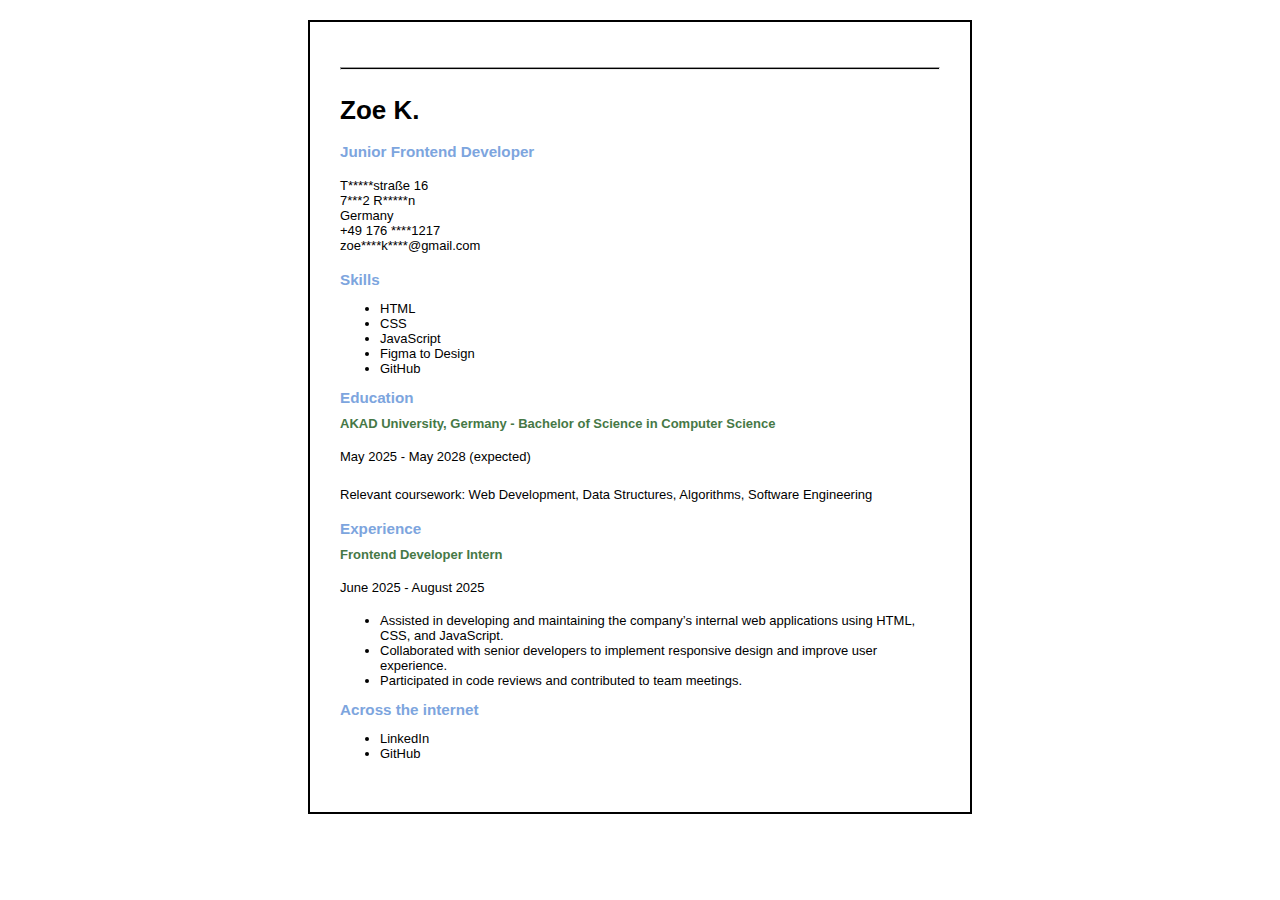
<file: 01_single-page CV/index.html>
<!DOCTYPE html>
<html lang="en">
<head>
    <meta charset="UTF-8">
    <meta name="viewport" content="width=device-width, initial-scale=1.0">
    <title>Single Page CV</title>
    <link rel="stylesheet" href="styles.css">
</head>
<body>
<div>
    <hr>
    <h1>Zoe K.</h1>
    <h3>Junior Frontend Developer</h3>
    <p>T*****straße 16<br>
        7***2 R*****n<br>
        Germany<br>
        +49 176 ****1217<br>
        zoe****k****@gmail.com</p>
    <h3>Skills</h3>
    <ul>
        <li>HTML</li>
        <li>CSS</li>
        <li>JavaScript</li>
        <li>Figma to Design</li>
        <li>GitHub</li>
    </ul>
    <h3>Education</h3>
    <h4>AKAD University, Germany - Bachelor of Science in Computer Science</h4>
    <p>May 2025 - May 2028 (expected)</p>
    <p>Relevant coursework: Web Development, Data Structures, Algorithms, Software Engineering</p>
    <h3>Experience</h3>
    <h4>Frontend Developer Intern</h4>
    <p>June 2025 - August 2025</p>
    <ul>
        <li>Assisted in developing and maintaining the company’s internal web applications using HTML, CSS, and JavaScript.</li>
        <li>Collaborated with senior developers to implement responsive design and improve user experience.</li>
        <li>Participated in code reviews and contributed to team meetings.</li>
    </ul>
    <h3>Across the internet</h3>
    <ul>
        <li><a href="https://www.linkedin.com/in/zoe-k-123456789/">LinkedIn</a></li>
        <li><a href="https://github.com/zoe-kn">GitHub</a></li>
    </ul>
</div>
    
</body>
</html>
</file>
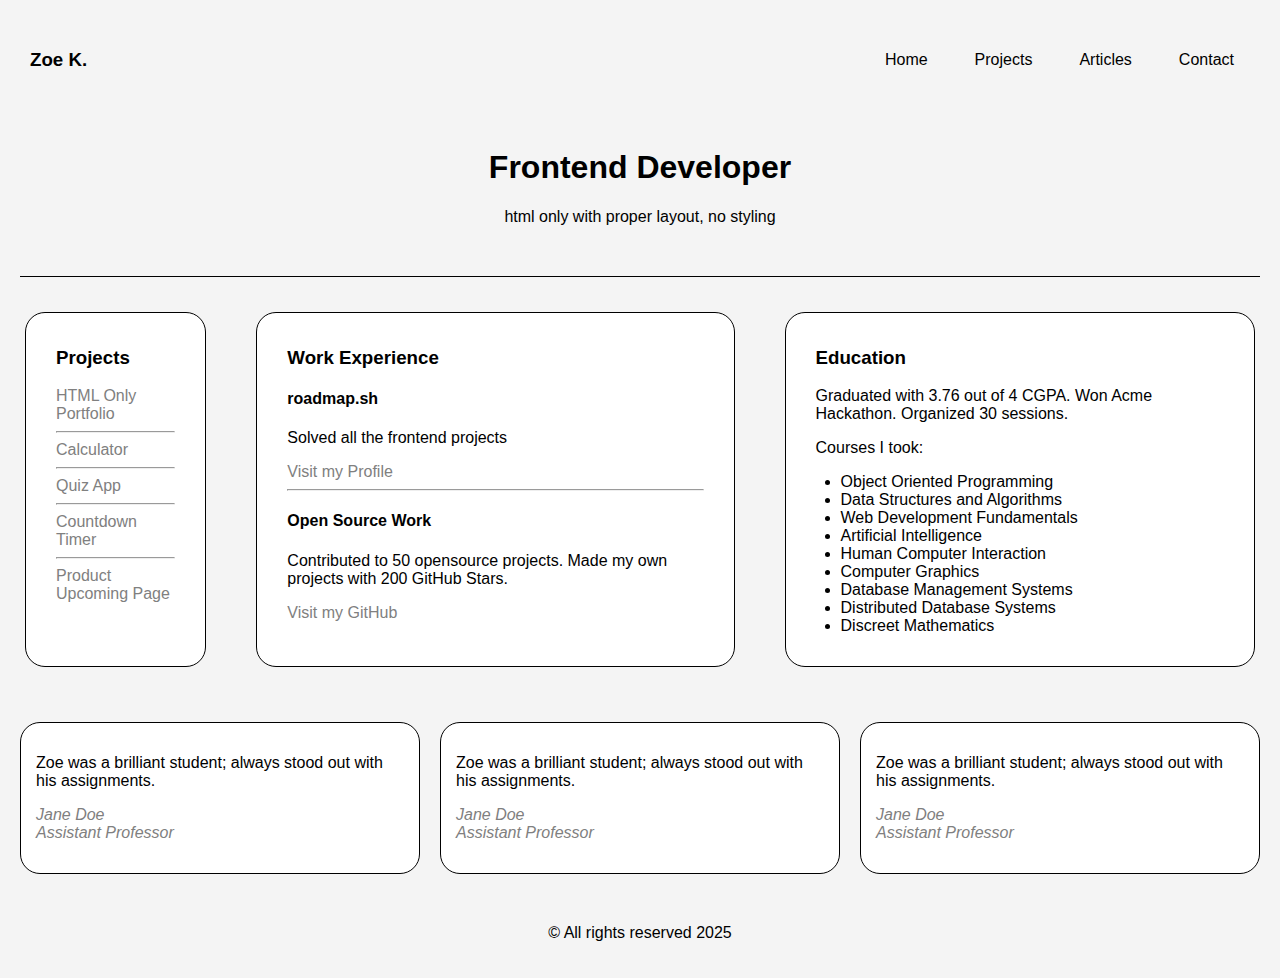
<file: 02_basic_html_website/index.html>
<!DOCTYPE html>
<html lang="en">
<head>
    <meta charset="UTF-8">
    <meta name="viewport" content="width=device-width, initial-scale=1.0">
    <title>Basic HTML Website</title>
    <link rel="stylesheet" href="styles.css">
</head>
<body>
    <nav>
        <h3>Zoe K.</h3>
        <ul class="navbar">
            <li><a href="index.html">Home</a></li>
            <li><a href="projects.html">Projects</a></li>
            <li><a href="articles.html">Articles</a></li>
            <li><a href="contact.html">Contact</a></li>
        </ul>
    </nav>
    <header>
        <h1>Frontend Developer</h1>
        <p>html only with proper layout, no styling</p>
        <hr>
    </header>
    <main>
        <div class="sections">
            <section id="projects">
                <h3>Projects</h3>
                <ul>
                    <li><a href="#">HTML Only Portfolio</a></li>
                    <hr>
                    <li><a href="#">Calculator</a></li>
                    <hr>
                    <li><a href="#">Quiz App</a></li>
                    <hr>
                    <li><a href="#">Countdown Timer</a></li>
                    <hr>
                    <li><a href="#">Product Upcoming Page</a></li>
            </section>
            <section id="work-experience">
                <h3>Work Experience</h3>
                <h4>roadmap.sh</h4>
                <p>Solved all the frontend projects</p>
                <a href="#">Visit my Profile</a>
                <hr>
                <h4>Open Source Work</h4>
                <p>Contributed to 50 opensource projects. Made my own projects with 200 GitHub Stars.</p>
                <a href="#">Visit my GitHub</a>
            </section>
            <section id="education">
                <h3>Education</h3>
                <p>Graduated with 3.76 out of 4 CGPA. Won Acme Hackathon. Organized 30 sessions.</p>
                <p>Courses I took:</p>
                <ul>
                    <li>Object Oriented Programming</li>
                    <li>Data Structures and Algorithms</li>
                    <li>Web Development Fundamentals</li>
                    <li>Artificial Intelligence</li>
                    <li>Human Computer Interaction</li>
                    <li>Computer Graphics</li>
                    <li>Database Management Systems</li>
                    <li>Distributed Database Systems</li>
                    <li>Discreet Mathematics</li>
                </ul>
            </section>
        </div>
        <section id="reviews">
            <div class="reviews-container">
                <div class="review_1">
                    <p>Zoe was a brilliant student; always stood out with his assignments.</p>
                    <p class="professor">Jane Doe<br>
                        Assistant Professor</p>
                </div>
                <div class="review_2">
                    <p>Zoe was a brilliant student; always stood out with his assignments.</p>
                    <p class="professor">Jane Doe<br>
                        Assistant Professor</p>
                </div>
                <div class="review_3">
                    <p>Zoe was a brilliant student; always stood out with his assignments.</p>
                    <p class="professor">Jane Doe<br>
                        Assistant Professor</p>
                </div>
            </div>
        </section>
    </main>
    <footer>
    <p>&copy; All rights reserved 2025</p>
    </footer>
</body>
</html>
</file>
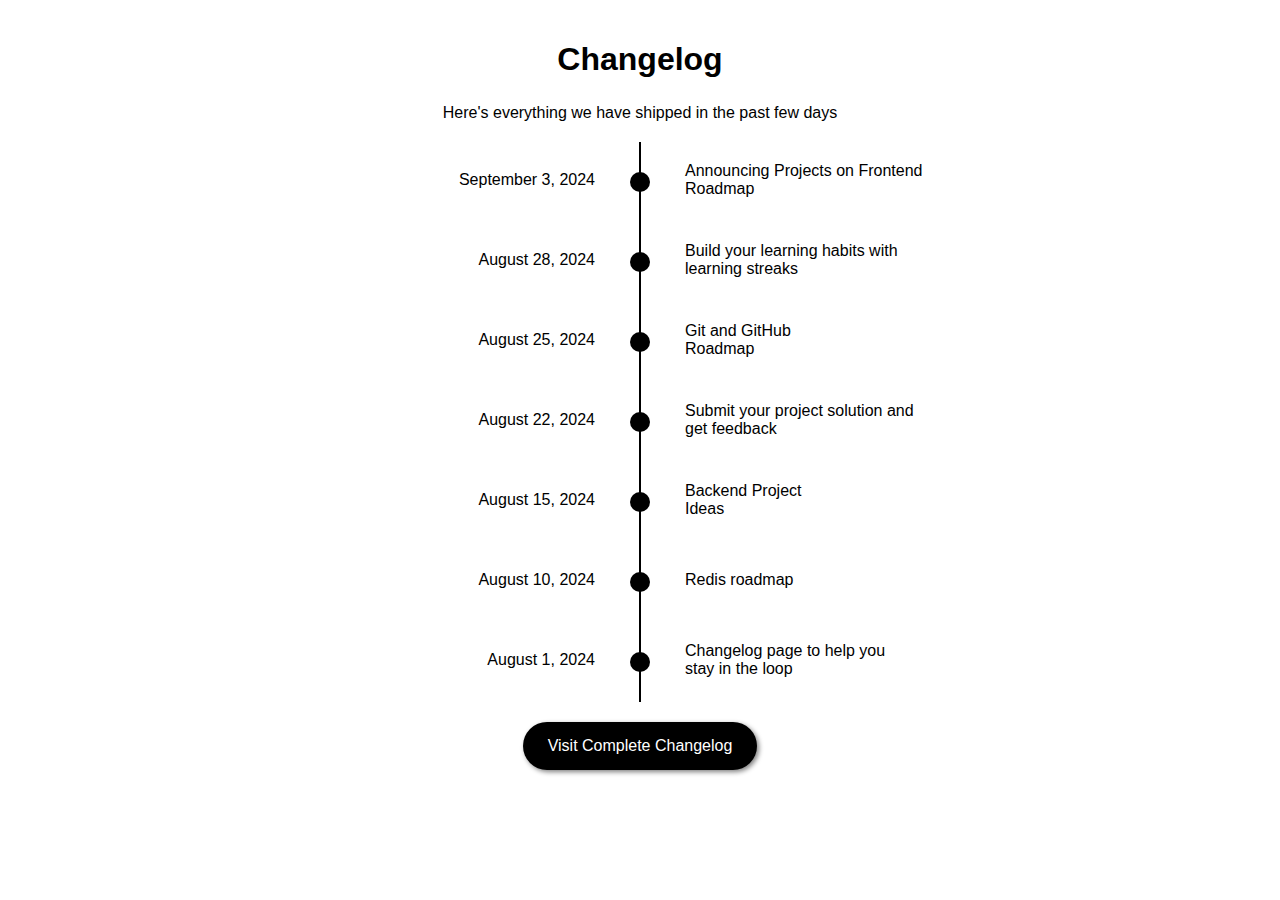
<file: 04_changelog_component/index.html>
<!DOCTYPE html>
<html lang="en">
<head>
    <meta charset="UTF-8">
    <meta name="viewport" content="width=device-width, initial-scale=1.0">
    <title>Changelog Component</title>
    <link rel="stylesheet" href="styles.css">
</head>
<body>
    
    <div class="changelog-container">
        <h1>Changelog</h1>
        <p>Here's everything we have shipped in the past few days</p>

        <div class="timeline">
            <div class="timeline-item">
                <div class="timeline-date">
                    <p>September 3, 2024</p>
                </div>
                <div class="timeline-content">
                    <p>Announcing Projects on Frontend Roadmap</p>
                </div>
            </div>
        </div>

        <div class="timeline">
            <div class="timeline-item">
                <div class="timeline-date">
                    <p>August 28, 2024</p>
                </div>
                <div class="timeline-content">
                    <p>Build your learning habits with learning streaks</p>
                </div>
            </div>
        </div>

        <div class="timeline">
            <div class="timeline-item">
                <div class="timeline-date">
                    <p>August 25, 2024</p>
                </div>
                <div class="timeline-content">
                    <p>Git and GitHub Roadmap</p>
                </div>
            </div>
        </div>

        <div class="timeline">
            <div class="timeline-item">
                <div class="timeline-date">
                    <p>August 22, 2024</p>
                </div>
                <div class="timeline-content">
                    <p>Submit your project solution and get feedback</p>
                </div>
            </div>
        </div>

        <div class="timeline">
            <div class="timeline-item">
                <div class="timeline-date">
                    <p>August 15, 2024</p>
                </div>
                <div class="timeline-content">
                    <p>Backend Project Ideas</p>
                </div>
            </div>
        </div>

        <div class="timeline">
            <div class="timeline-item">
                <div class="timeline-date">
                    <p>August 10, 2024</p>
                </div>
                <div class="timeline-content">
                    <p>Redis roadmap</p>
                </div>
            </div>
        </div>

        <div class="timeline">
            <div class="timeline-item">
                <div class="timeline-date">
                    <p>August 1, 2024</p>
                </div>
                <div class="timeline-content">
                    <p>Changelog page to help you stay in the loop</p>
                </div>
            </div>
        </div>

        <a href="#" class="button">Visit Complete Changelog</a>
    </div>
</body>
</html>
</file>
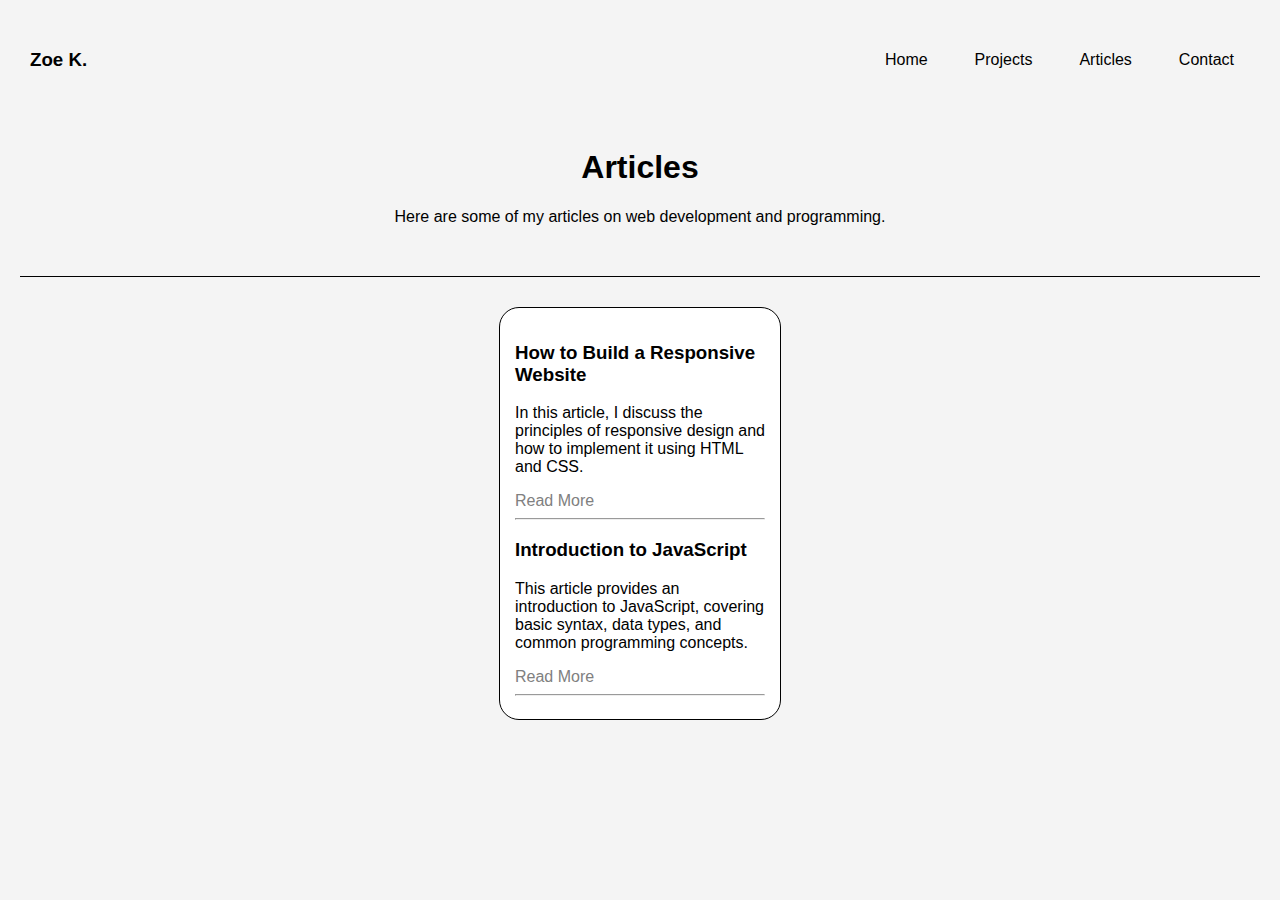
<file: 02_basic_html_website/articles.html>
<!DOCTYPE html>
<html lang="en">
<head>
    <meta charset="UTF-8">
    <meta name="viewport" content="width=device-width, initial-scale=1.0">
    <title>Basic HTML Website - Articles</title>
    <link rel="stylesheet" href="styles.css">
</head>
<body>
    <nav>
        <h3>Zoe K.</h3>
        <ul class="navbar">
            <li><a href="index.html">Home</a></li>
            <li><a href="projects.html">Projects</a></li>
            <li><a href="articles.html">Articles</a></li>
            <li><a href="contact.html">Contact</a></li>
        </ul>
    </nav>
    <header>
        <h1>Articles</h1>
        <p>Here are some of my articles on web development and programming.</p>
        <hr>
    </header>
    <main id="article-main">
        <section id="article-1">
            <h3>How to Build a Responsive Website</h3>
            <p>In this article, I discuss the principles of responsive design and how to implement it using HTML and CSS.</p>
            <a href="#">Read More</a>
            <hr>
        </section>
        <section id="article-2">
            <h3>Introduction to JavaScript</h3>
            <p>This article provides an introduction to JavaScript, covering basic syntax, data types, and common programming concepts.</p>
            <a href="#">Read More</a>
            <hr>
        </section>

    </main>
</body>
</html>
</file>
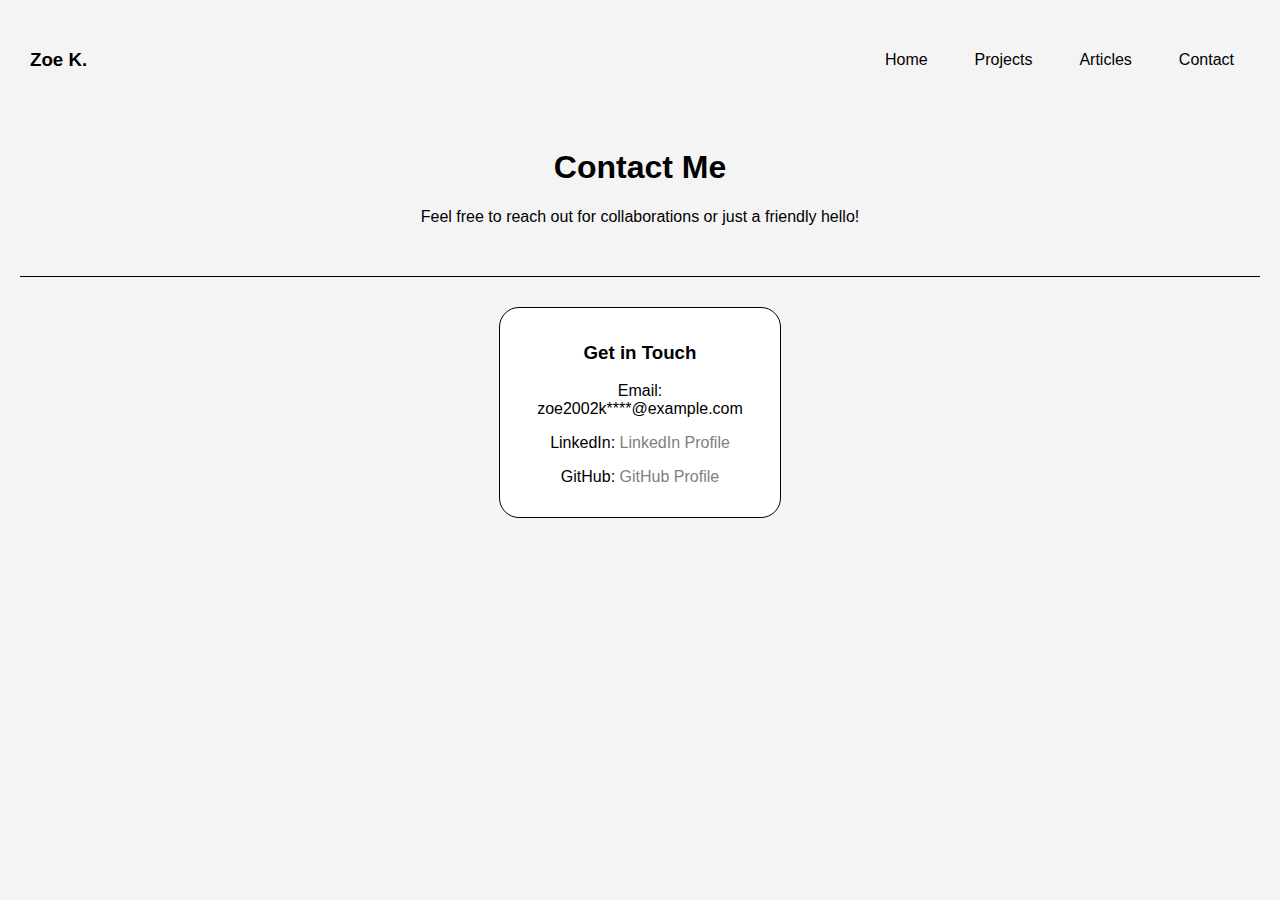
<file: 02_basic_html_website/contact.html>
<!DOCTYPE html>
<html lang="en">
<head>
    <meta charset="UTF-8">
    <meta name="viewport" content="width=device-width, initial-scale=1.0">
    <title>Basic HTML Website - Contact</title>
    <link rel="stylesheet" href="styles.css">
</head>
<body>
    <nav>
        <h3>Zoe K.</h3>
        <ul class="navbar">
            <li><a href="index.html">Home</a></li>
            <li><a href="projects.html">Projects</a></li>
            <li><a href="articles.html">Articles</a></li>
            <li><a href="contact.html">Contact</a></li>
        </ul>
    </nav>
    <header>
        <h1>Contact Me</h1>
        <p>Feel free to reach out for collaborations or just a friendly hello!</p>
        <hr>
    </header>
    <main id="contact-main">
        <section id="contact-info">
            <h3>Get in Touch</h3>
            <p>Email: zoe2002k****@example.com</p>
            <p>LinkedIn: <a href="https://www.linkedin.com/in/zoe-klein" target="_blank">LinkedIn Profile</a></p>
            <p>GitHub: <a href="https://github.com/zoe-kn" target="_blank">GitHub Profile</a></p>
        </section>
    </main>

</body>
</html>
</file>
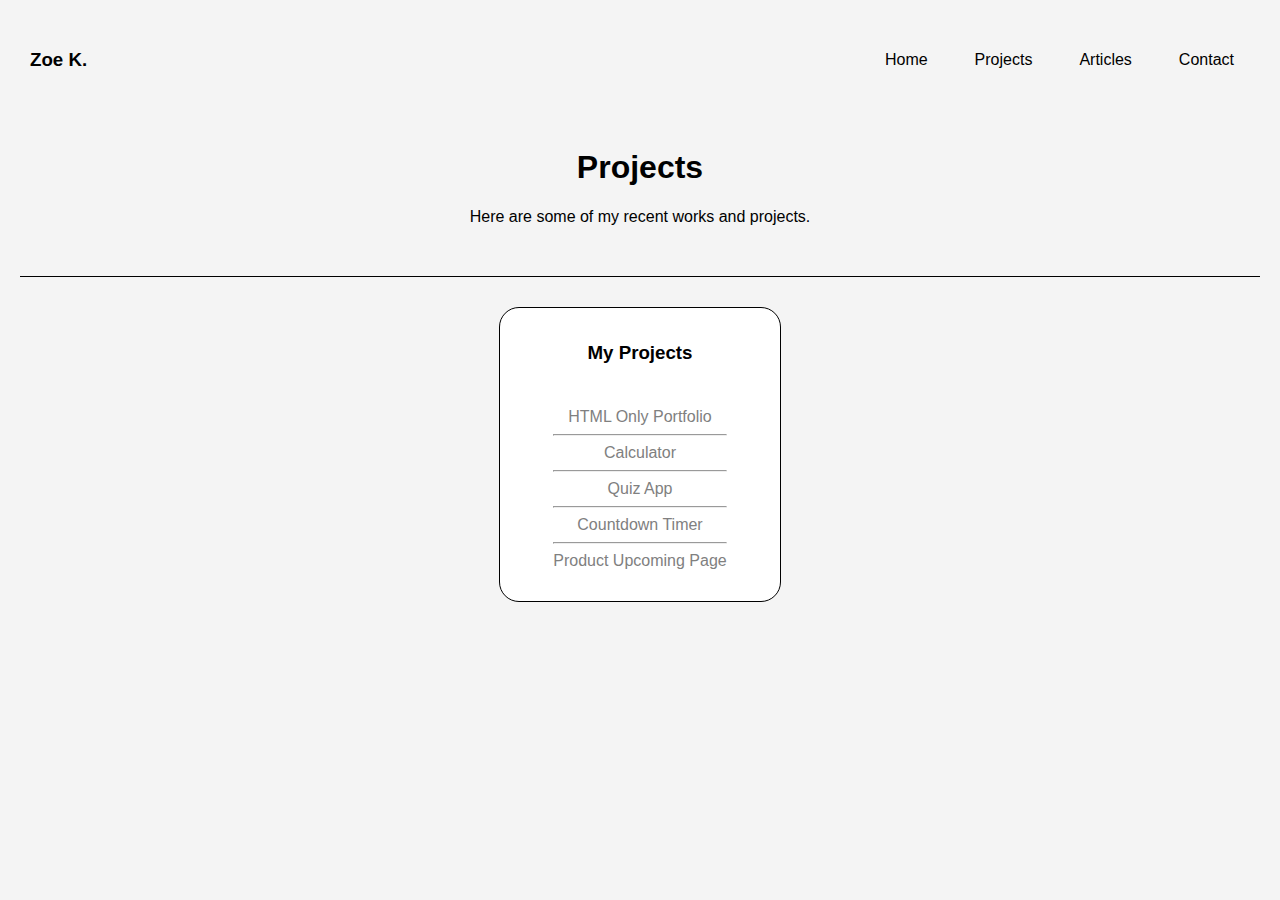
<file: 02_basic_html_website/projects.html>
<!DOCTYPE html>
<html lang="en">
<head>
    <meta charset="UTF-8">
    <meta name="viewport" content="width=device-width, initial-scale=1.0">
    <title>Basic HTML Website - Projects</title>
    <link rel="stylesheet" href="styles.css">
</head>
<body>
    <nav>
        <h3>Zoe K.</h3>
        <ul class="navbar">
            <li><a href="index.html">Home</a></li>
            <li><a href="projects.html">Projects</a></li>
            <li><a href="articles.html">Articles</a></li>
            <li><a href="contact.html">Contact</a></li>
        </ul>
    </nav>
    <header>
        <h1>Projects</h1>
        <p>Here are some of my recent works and projects.</p>
        <hr>
    </header>
    <main id="projects-main">
        <section id="projects-list">
            <h3>My Projects</h3>
            <ul>
                <li><a href="#">HTML Only Portfolio</a></li>
                <hr>
                <li><a href="#">Calculator</a></li>
                <hr>
                <li><a href="#">Quiz App</a></li>
                <hr>
                <li><a href="#">Countdown Timer</a></li>
                <hr>
                <li><a href="#">Product Upcoming Page</a></li>
            </ul>
        </section>
    </main>
</body>
</html>
</file>
<file: 01_single-page CV/styles.css>
body {
    margin: 20px;
    padding: 0;
    font-family: Arial, Helvetica, sans-serif;
    font-size: 13px;
}
hr {
    margin: 25px 0;
    height: 1px;
    background-color: black;
}
div {
    width: 600px;
    height: 750px;
    border: 2px solid black;
    margin: 0 auto;
    padding: 20px 30px;
}

h4 {
    color: rgb(70, 120, 70);
    margin: 0;
    padding: 0;
}
h3 {
    color: rgb(125, 165, 222);
    margin: 10px 0;
    padding: 0;
}
p {
    padding: 5px 0;
}
a {
    text-decoration: none;
    color: black;
    cursor: pointer;
}
</file>
<file: 02_basic_html_website/styles.css>
body {
    font-family: Arial, sans-serif;
    margin: 10px;
    padding: 10px;
    background-color: #f4f4f4;
}
a {
    color: gray;
    text-decoration: none;
    cursor: pointer;
}
nav {
    color: black;
    padding: 10px;
    display: flex;
    align-items: center;
    justify-content: space-between;
}
.navbar {
    list-style-type: none;
    margin: 0;
    padding: 0;
    overflow: hidden;
    display: flex;
    gap: 15px;
    justify-content: right;
}
.navbar a {
    color: black;
    text-decoration: none;
    padding: 8px 16px;
}

header {
    text-align: center;
    margin-bottom: 30px;
    margin-top: 50px;
}

header hr {
    height: 1px;
    margin-top: 50px;
    border: none;
    background-color: black;
}
.sections {
    display: flex;
    flex-direction: row;
    gap: 40px;
    margin-bottom: 50px;
}
#projects, #work-experience, #education {
    border: 1px solid black;
    padding: 15px 30px;
    margin: 5px;
    border-radius: 20px;
    background-color: white;
    align-items: center;
}
#projects ul {
    list-style-type: none;
    padding-left: 0;
}
#education ul {
    padding-left: 25px;
}
.reviews-container {
    display: flex;
    flex-direction: row;
    gap: 20px;
    margin-top: 30px;
}
.review_1, .review_2, .review_3 {
    border: 1px solid black;
    padding: 15px;
    border-radius: 20px;
    background-color: white;
}
.professor {
    font-style: italic;
    color: gray;
}
footer {
    text-align: center;
    margin-top: 50px;
}

/* Contact Page */
#contact-info {
    text-align: center;
}

/*Projects Page */
#projects-list ul {
    list-style-type: none;
    padding-left: 0;
}
#projects-main, #article-main, #contact-main { /*main from diffrent pages */
    width: 250px;
    border: 1px solid black;
    border-radius: 20px;
    background-color: white;
    margin: auto;
    padding: 15px;
}
#projects-list {
    display: flex;
    flex-direction: column;
    gap: 10px;
    align-items: center;
    text-align: center;
}
</file>
<file: 04_changelog_component/styles.css>
body {
    min-height: 100vh;
    margin: 0;
    font-family: Arial, Helvetica, sans-serif;
}

.changelog-container {
    display: flex;
    flex-direction: column;
    align-items: center;
    padding: 20px;
    margin-bottom: 60px;
}

.changelog-container h1 {
    margin-bottom: 10px;
}
.changelog-container p {
    margin-bottom: 20px;
}

.timeline {
    position: relative;
    display: flex;
    flex-direction: column;
    align-items: center;
}

.timeline::before {
    content: '';
    position: absolute;
    top: 0;
    left: 50%;
    transform: translateX(-50%);
    width: 2px;
    height: 100%;
    background-color: black;
}

.timeline-item {
    display: flex;
    justify-content: center;
    align-items: center;
    position: relative;
    height: 50px;
    width: 100%;
    margin: 15px;
    
}

.timeline-date {
    display: flex;
    justify-content: flex-end;
    align-items: center;
    width: 100%;
    padding-right: 60px;
}

.timeline-item .timeline-date::after {
    content: '';
    position: absolute;
    top: 50%;
    left: 50%;
    transform: translate(-50%, -50%);
    width: 20px;
    height: 20px;
    background-color: black;
    border-radius: 50%;
    z-index: 1;
}

.timeline-content {
    display: flex;
    justify-content: flex-start;
    align-items: center;
    width: 100%;
    padding-left: 30px;
}

.button {
    padding: 15px 25px;
    font-size: 16px;
    cursor: pointer;
    margin-top: 20px;
    background-color: black;
    color: white;
    text-decoration: none;
    border-radius: 30px;
    box-shadow: 2px 2px 5px grey;
}
.button:hover {
    background-color: rgb(49, 49, 49);
    transform: scale(1.05);
    transition: all 0.3s ease;
}
</file>
